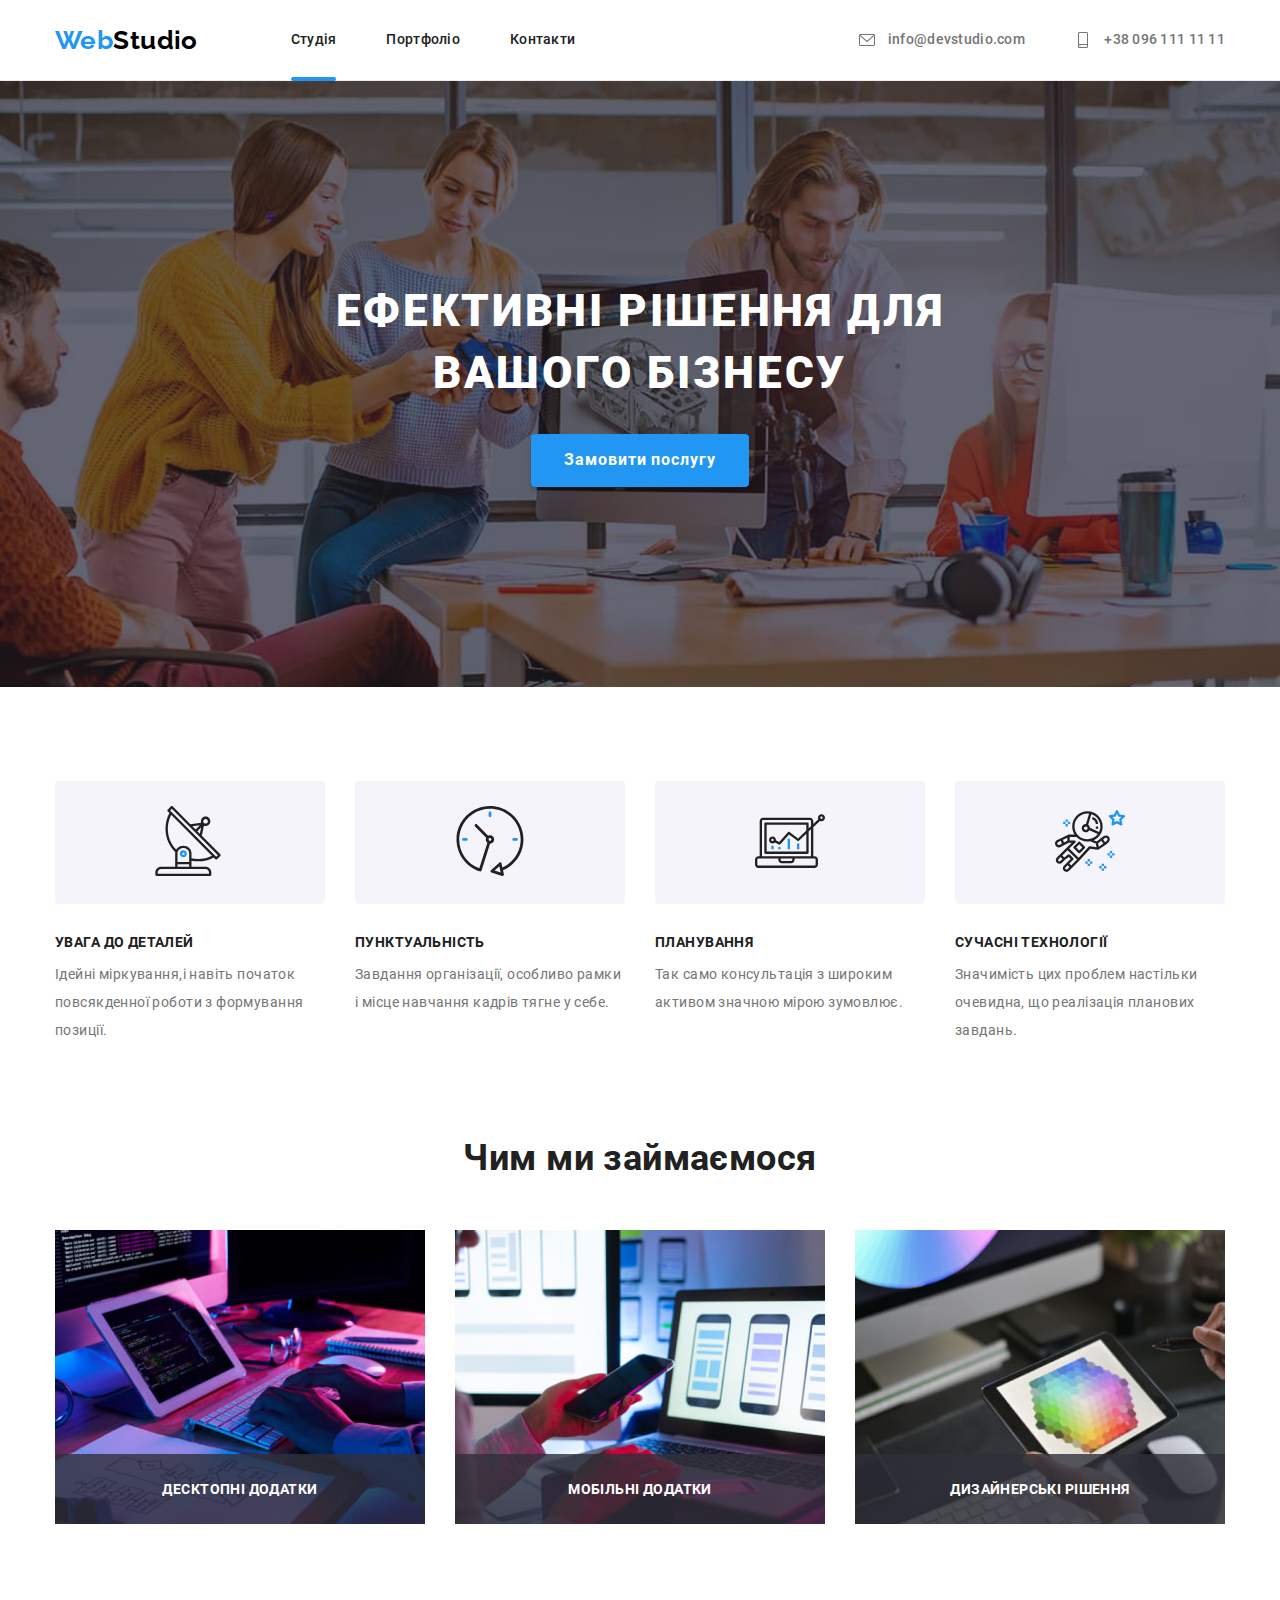
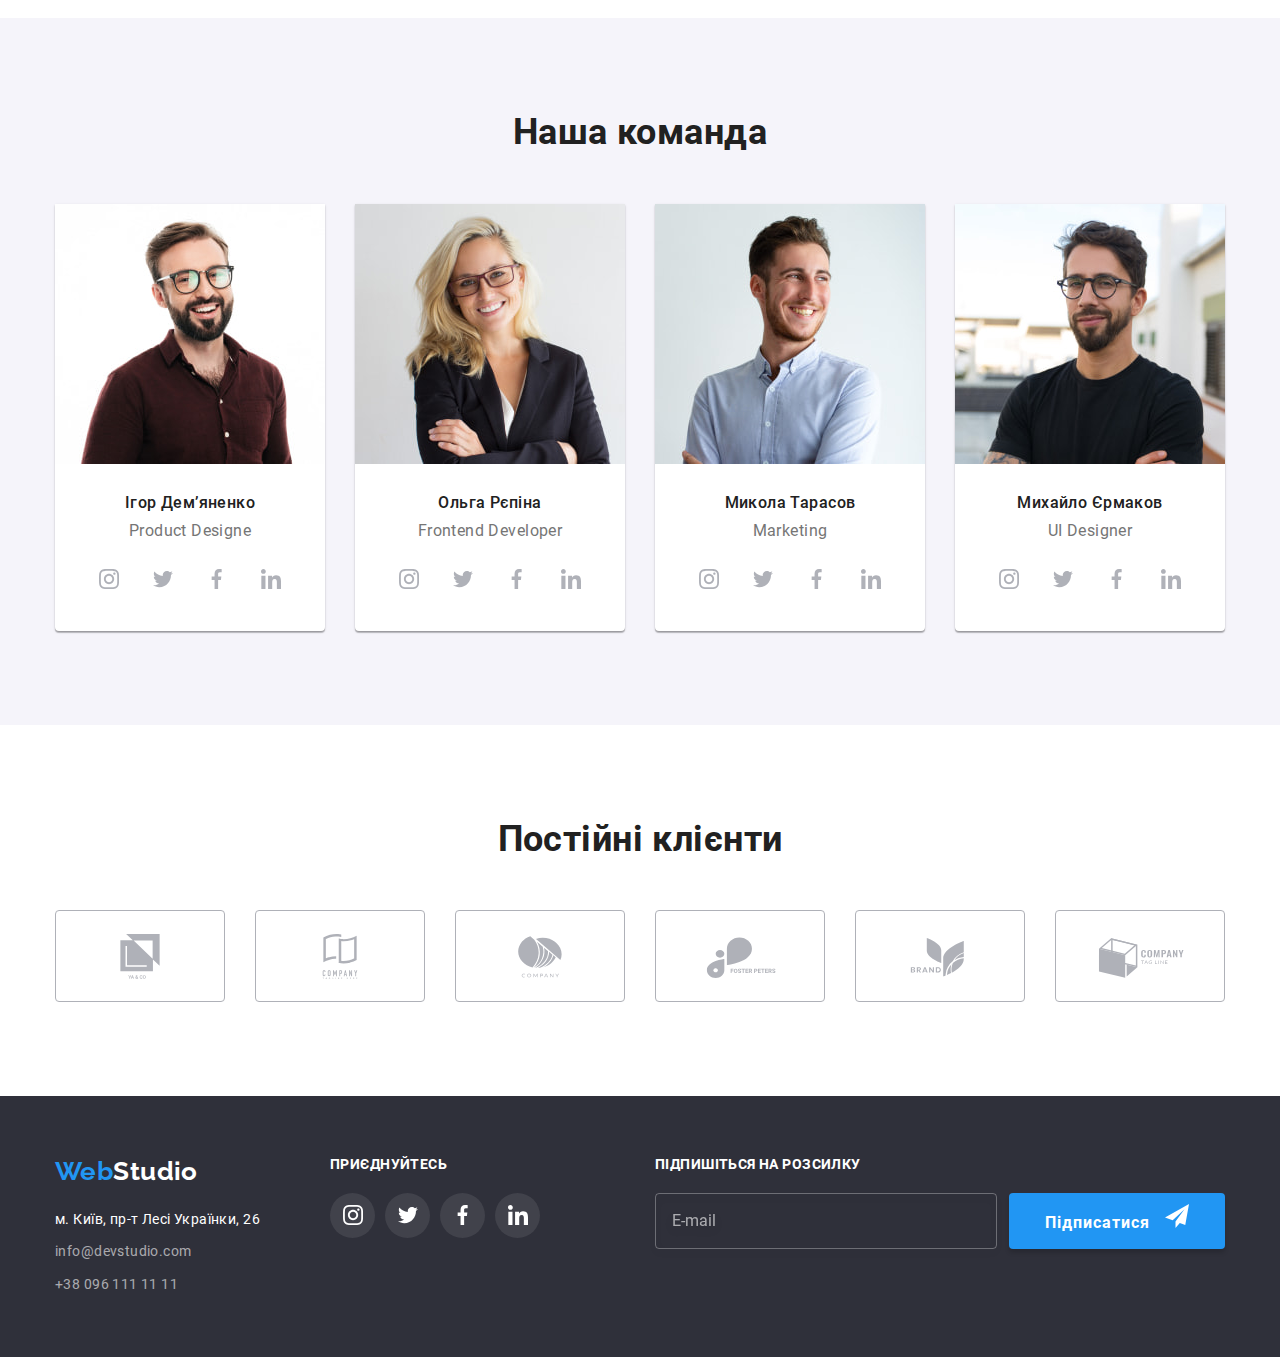
<file: index.html>
<!DOCTYPE html>
<html lang="uk">
  <head>
    <meta charset="UTF-8" />
    <meta http-equiv="X-UA-Compatible" content="IE=edge" />
    <meta name="viewport" content="width=device-width, initial-scale=1.0" />
    <title>Студія</title>

    <!-- SCSS -->
    <link rel="stylesheet" href="./css/main.min.css" />
  </head>

  <body>
    <!-- Header -->
    <header class="page-header">
      <div class="container page-header__container">
        <a class="logo page-header__logo" href="./index.html"><span class="logo--color">Web</span>Studio</a>
        <nav class="main-nav">
          <ul class="list main-nav__list">
            <li class="main-nav__item"><a class="link main-nav__link main-nav__link--current" href="./index.html">Студія</a></li>
            <li class="main-nav__item"><a class="link main-nav__link" href="./portfolio.html">Портфоліо</a></li>
            <li class="main-nav__item"><a class="link main-nav__link" href="#">Контакти</a></li>
          </ul>
        </nav>
        <ul class="list page-header__list">
          <li class="page-header__item">
            <a class="link page-header__link" href="mailto:info@devstudio.com">
              <svg class="page-header__icon">
                <use href="./images/icons.svg#envelope"></use>
              </svg>
              info@devstudio.com</a
            >
          </li>
          <li class="page-header__item">
            <a class="link page-header__link" href="tel:+380961111111">
              <svg class="page-header__icon">
                <use href="./images/icons.svg#smartphone"></use>
              </svg>
              +38 096 111 11 11
            </a>
          </li>
        </ul>
      </div>
    </header>

    <!-- Main-content -->

    <main>
      <!-- Hero -->

      <section class="hero">
        <div class="hero__container">
          <h1 class="hero__title">Ефективні рішення для вашого бізнесу</h1>
          <button type="button" class="btn btn-primary btn--shadow" data-modal-open>Замовити послугу</button>
        </div>

        <!-- modal window -->

        <div class="modal modal--is-hidden" data-modal>
          <div class="modal__container">
            <form class="order-form" action="#" autocomplete="off" method="post">
              <h2 class="title order-form__title">Залиште свої дані, ми вам передзвонимо</h2>
              <ul class="list order-form__list">
                <li class="order-form__item">
                  <input class="order-form__input" type="text" name="user-name" id="user-name" required />
                  <label for="user-name" class="order-form__label">Ім'я</label>
                  <svg class="order-form__icon" width="18" height="18">
                    <use href="./images/icons.svg#icon-form-user"></use>
                  </svg>
                </li>

                <li class="order-form__item">
                  <input class="order-form__input" type="tel" name="user-telephone" id="user-tel" required />
                  <label for="user-tel" class="order-form__label">Телефон</label>
                  <svg class="order-form__icon" width="18" height="18">
                    <use href="./images/icons.svg#icon-form-phone"></use>
                  </svg>
                </li>

                <li class="order-form__item">
                  <input class="order-form__input" type="email" name="user-email" id="user-email" required />
                  <label for="user-email" class="order-form__label">Пошта</label>
                  <svg class="order-form__icon" width="18" height="18">
                    <use href="./images/icons.svg#icon-form-email"></use>
                  </svg>
                </li>

                <li class="order-form__item">
                  <textarea class="order-form__input textarea" name="user-comment" id="user-comment" placeholder="Введіть текст"></textarea>
                  <label class="order-form__label" for="user-comment">Коментар</label>
                </li>
              </ul>

              <div class="checkbox-group">
                <label class="custom-checkbox">
                  <span class="custom-checkbox__check">
                    <input class="custom-checkbox__input visually-hidden" type="checkbox" name="agreement" value="agreed" />
                    <svg class="custom-checkbox__svg" width="16" height="15">
                      <use href="./images/icons.svg#icon-check"></use>
                    </svg>
                  </span>
                  <span>
                    Погоджуюся з розсилкою та приймаю
                    <a href="#" class="custom-checkbox__link">Умови договору</a>
                  </span>
                </label>
              </div>

              <button type="submit" class="btn btn-primary btn--shadow">Відправити</button>
            </form>

            <div class="modal__icon-close" data-modal-close>
              <svg class="modal__svg" width="10" height="10">
                <use href="./images/icons.svg#icon-close"></use>
              </svg>
            </div>
          </div>
        </div>
      </section>

      <!-- Benefits -->

      <section class="section benefits">
        <div class="container">
          <h2 class="visually-hidden">Переваги <span lang="en">Web Studio</span></h2>
          <ul class="list benefits__list">
            <li class="item benefits__item">
              <div class="benefits__thumb">
                <svg class="benefits__icon">
                  <use href="./images/icons.svg#antenna"></use>
                </svg>
              </div>
              <h3 class="title benefits__title">Увага до деталей</h3>
              <p class="text">Ідейні міркування,і навіть початок повсякденної роботи з формування позиції.</p>
            </li>

            <li class="item benefits__item">
              <div class="benefits__thumb">
                <svg class="benefits__icon">
                  <use href="./images/icons.svg#clock"></use>
                </svg>
              </div>
              <h3 class="title benefits__title">Пунктуальність</h3>
              <p class="text">Завдання організації, особливо рамки і місце навчання кадрів тягне у себе.</p>
            </li>

            <li class="item benefits__item">
              <div class="benefits__thumb">
                <svg class="benefits__icon">
                  <use href="./images/icons.svg#diagram"></use>
                </svg>
              </div>
              <h3 class="title benefits__title">Планування</h3>
              <p class="text">Так само консультація з широким активом значною мірою зумовлює.</p>
            </li>

            <li class="item benefits__item">
              <div class="benefits__thumb">
                <svg class="benefits__icon">
                  <use href="./images/icons.svg#astronaut"></use>
                </svg>
              </div>
              <h3 class="title benefits__title">Сучасні технології</h3>
              <p class="text">Значимість цих проблем настільки очевидна, що реалізація планових завдань.</p>
            </li>
          </ul>
        </div>
      </section>

      <!-- What we do -->

      <section class="section what-we-do">
        <div class="container">
          <h2 class="title section-title">Чим ми займаємося</h2>
          <ul class="list what-we-do__list">
            <li class="what-we-do__item">
              <div class="what-we-do__wrapper">
                <a href="#" class="link">
                  <img src="./images/what-we-do-img-1.jpg" alt="Верстання чистого коду" width="370" />
                  <h3 class="what-we-do__title subtitle">Десктопні додатки</h3>
                </a>
              </div>
            </li>

            <li class="what-we-do__item">
              <div class="what-we-do__wrapper">
                <a href="#" class="link">
                  <img src="./images/what-we-do-img-2.jpg" alt="Перевірка продукту на різних девайсах" width="370" />
                  <h3 class="what-we-do__title subtitle">Мобільні додатки</h3>
                </a>
              </div>
            </li>

            <li class="what-we-do__item">
              <div class="what-we-do__wrapper">
                <a href="#" class="link">
                  <img src="./images/what-we-do-img-3.jpg" alt="Перевірка готового продукту на планшеті" width="370" />
                  <h3 class="what-we-do__title subtitle">Дизайнерські рішення</h3>
                </a>
              </div>
            </li>
          </ul>
        </div>
      </section>

      <!-- Our team -->

      <section class="section team">
        <div class="container">
          <h2 class="title section-title">Наша команда</h2>
          <ul class="list team__list">
            <li class="team__item">
              <img src="./images/our-team-product-designe.jpg" alt="Автопортрет" />
              <div class="team__description">
                <h3 class="title team__title">Ігор Демʼяненко</h3>
                <p lang="en" class="team__subtitle">Product Designe</p>
                <ul class="list social">
                  <li>
                    <a href="#" class="link icon-link social__link">
                      <svg class="social-icon">
                        <use href="./images/icons.svg#instagram"></use>
                      </svg>
                    </a>
                  </li>
                  <li>
                    <a href="#" class="link icon-link social__link">
                      <svg class="social-icon">
                        <use href="./images/icons.svg#twitter"></use>
                      </svg>
                    </a>
                  </li>
                  <li>
                    <a href="#" class="link icon-link social__link">
                      <svg class="social-icon">
                        <use href="./images/icons.svg#facebook"></use>
                      </svg>
                    </a>
                  </li>
                  <li>
                    <a href="#" class="link icon-link social__link">
                      <svg class="social-icon">
                        <use href="./images/icons.svg#linkedin"></use>
                      </svg>
                    </a>
                  </li>
                </ul>
              </div>
            </li>

            <li class="team__item">
              <img src="./images/our-team-frontend-developer.jpg" alt="Автопортрет" />
              <div class="team__description">
                <h3 class="title team__title">Ольга Рєпіна</h3>
                <p lang="en" class="team__subtitle">Frontend Developer</p>
                <ul class="list social">
                  <li>
                    <a href="#" class="link icon-link social__link">
                      <svg class="social-icon">
                        <use href="./images/icons.svg#instagram"></use>
                      </svg>
                    </a>
                  </li>
                  <li>
                    <a href="#" class="link icon-link social__link">
                      <svg class="social-icon">
                        <use href="./images/icons.svg#twitter"></use>
                      </svg>
                    </a>
                  </li>
                  <li>
                    <a href="#" class="link icon-link social__link">
                      <svg class="social-icon">
                        <use href="./images/icons.svg#facebook"></use>
                      </svg>
                    </a>
                  </li>
                  <li>
                    <a href="#" class="link icon-link social__link">
                      <svg class="social-icon">
                        <use href="./images/icons.svg#linkedin"></use>
                      </svg>
                    </a>
                  </li>
                </ul>
              </div>
            </li>

            <li class="team__item">
              <img src="./images/our-team-marketing.jpg" alt="Автопортрет" />
              <div class="team__description">
                <h3 class="title team__title">Микола Тарасов</h3>
                <p lang="en" class="team__subtitle">Marketing</p>
                <ul class="list social">
                  <li>
                    <a href="#" class="link icon-link social__link">
                      <svg class="social-icon">
                        <use href="./images/icons.svg#instagram"></use>
                      </svg>
                    </a>
                  </li>
                  <li>
                    <a href="#" class="link icon-link social__link">
                      <svg class="social-icon">
                        <use href="./images/icons.svg#twitter"></use>
                      </svg>
                    </a>
                  </li>
                  <li>
                    <a href="#" class="link icon-link social__link">
                      <svg class="social-icon">
                        <use href="./images/icons.svg#facebook"></use>
                      </svg>
                    </a>
                  </li>
                  <li>
                    <a href="#" class="link icon-link social__link">
                      <svg class="social-icon">
                        <use href="./images/icons.svg#linkedin"></use>
                      </svg>
                    </a>
                  </li>
                </ul>
              </div>
            </li>

            <li class="team__item">
              <img src="./images/our-team-ui-designe.jpg" alt="Автопортрет" />
              <div class="team__description">
                <h3 class="title team__title">Михайло Єрмаков</h3>
                <p lang="en" class="team__subtitle">UI Designer</p>
                <ul class="list social">
                  <li>
                    <a href="#" class="link icon-link social__link">
                      <svg class="social-icon">
                        <use href="./images/icons.svg#instagram"></use>
                      </svg>
                    </a>
                  </li>
                  <li>
                    <a href="#" class="link icon-link social__link">
                      <svg class="social-icon">
                        <use href="./images/icons.svg#twitter"></use>
                      </svg>
                    </a>
                  </li>
                  <li>
                    <a href="#" class="link icon-link social__link">
                      <svg class="social-icon">
                        <use href="./images/icons.svg#facebook"></use>
                      </svg>
                    </a>
                  </li>
                  <li>
                    <a href="#" class="link icon-link social__link">
                      <svg class="social-icon">
                        <use href="./images/icons.svg#linkedin"></use>
                      </svg>
                    </a>
                  </li>
                </ul>
              </div>
            </li>
          </ul>
        </div>
      </section>

      <!-- Regular customers -->

      <section class="section customers">
        <div class="container">
          <h2 class="title section-title">Постійні клієнти</h2>
          <ul class="list customers__list">
            <li class="customers__item">
              <a href="#" class="link icon-link customers__link">
                <svg class="customers__icon">
                  <use href="./images/icons.svg#company-1"></use>
                </svg>
              </a>
            </li>

            <li class="customers__item">
              <a href="#" class="link icon-link customers__link">
                <svg class="customers__icon">
                  <use href="./images/icons.svg#company-2"></use>
                </svg>
              </a>
            </li>

            <li class="customers__item">
              <a href="#" class="link icon-link customers__link">
                <svg class="customers__icon">
                  <use href="./images/icons.svg#company-3"></use>
                </svg>
              </a>
            </li>

            <li class="customers__item">
              <a href="#" class="link icon-link customers__link">
                <svg class="customers__icon">
                  <use href="./images/icons.svg#company-4"></use>
                </svg>
              </a>
            </li>

            <li class="customers__item">
              <a href="#" class="link icon-link customers__link">
                <svg class="customers__icon">
                  <use href="./images/icons.svg#company-5"></use>
                </svg>
              </a>
            </li>

            <li class="customers__item">
              <a href="#" class="link icon-link customers__link">
                <svg class="customers__icon">
                  <use href="./images/icons.svg#company-6"></use>
                </svg>
              </a>
            </li>
          </ul>
        </div>
      </section>

      <!-- Footer -->

      <footer class="page-footer">
        <div class="container">
          <ul class="list page-footer__list">
            <li class="page-footer__item">
              <a href="./index.html" class="logo page-footer__logo"><span class="logo--color">Web</span>Studio</a>
              <address class="address">
                <ul class="list">
                  <li class="address__item">
                    <a href="https://goo.gl/maps/XzQVGZPJ3VifKMzWA" class="link page-footer__link--inverse address__link">м. Київ, пр-т Лесі Українки, 26</a>
                  </li>
                  <li class="address__item">
                    <a href="mailto:info@devstudio.com" class="link page-footer__link--inverse">info@devstudio.com</a>
                  </li>
                  <li class="address__item">
                    <a href="tel:+380961111111" class="link page-footer__link--inverse">+38 096 111 11 11</a>
                  </li>
                </ul>
              </address>
            </li>

            <li class="page-footer__item">
              <h2 class="subtitle page-footer__title">Приєднуйтесь</h2>
              <ul class="list social-footer-list">
                <li class="item">
                  <a href="#" class="link icon-link page-footer__link--inverse social-footer-list__link">
                    <svg class="social-icon social-footer-list__icon">
                      <use href="./images/icons.svg#instagram"></use>
                    </svg>
                  </a>
                </li>
                <li class="item">
                  <a href="#" class="link page-footer__link--inverse icon-link social-footer-list__link">
                    <svg class="social-icon social-footer-list__icon">
                      <use href="./images/icons.svg#twitter"></use>
                    </svg>
                  </a>
                </li>
                <li class="item">
                  <a href="#" class="link page-footer__link--inverse icon-link social-footer-list__link">
                    <svg class="social-icon social-footer-list__icon">
                      <use href="./images/icons.svg#facebook"></use>
                    </svg>
                  </a>
                </li>
                <li class="item">
                  <a href="#" class="link page-footer__link--inverse icon-link social-footer-list__link">
                    <svg class="social-icon social-footer-list__icon">
                      <use href="./images/icons.svg#linkedin"></use>
                    </svg>
                  </a>
                </li>
              </ul>
            </li>

            <li class="page-footer__item">
              <h2 class="subtitle page-footer__title">Підпишіться на розсилку</h2>
              <form class="subscribe" action="#" autocomplete="off" method="post">
                <label for="subscribe-input" class="subscribe__labe visually-hidden">Пошта</label>
                <input class="subscribe__input" type="email" name="user-email" id="subscribe-input" required placeholder="E-mail" />
                <button type="submit" class="btn btn-primary subscribe_btn btn--shadow">
                  Підписатися
                  <svg class="subscribe-icon" width="24" height="24">
                    <use href="./images/icons.svg#icon-send"></use>
                  </svg>
                </button>
              </form>
            </li>
          </ul>
        </div>
      </footer>
    </main>

    <script src="./js/modal.js"></script>
  </body>
</html>
</file>
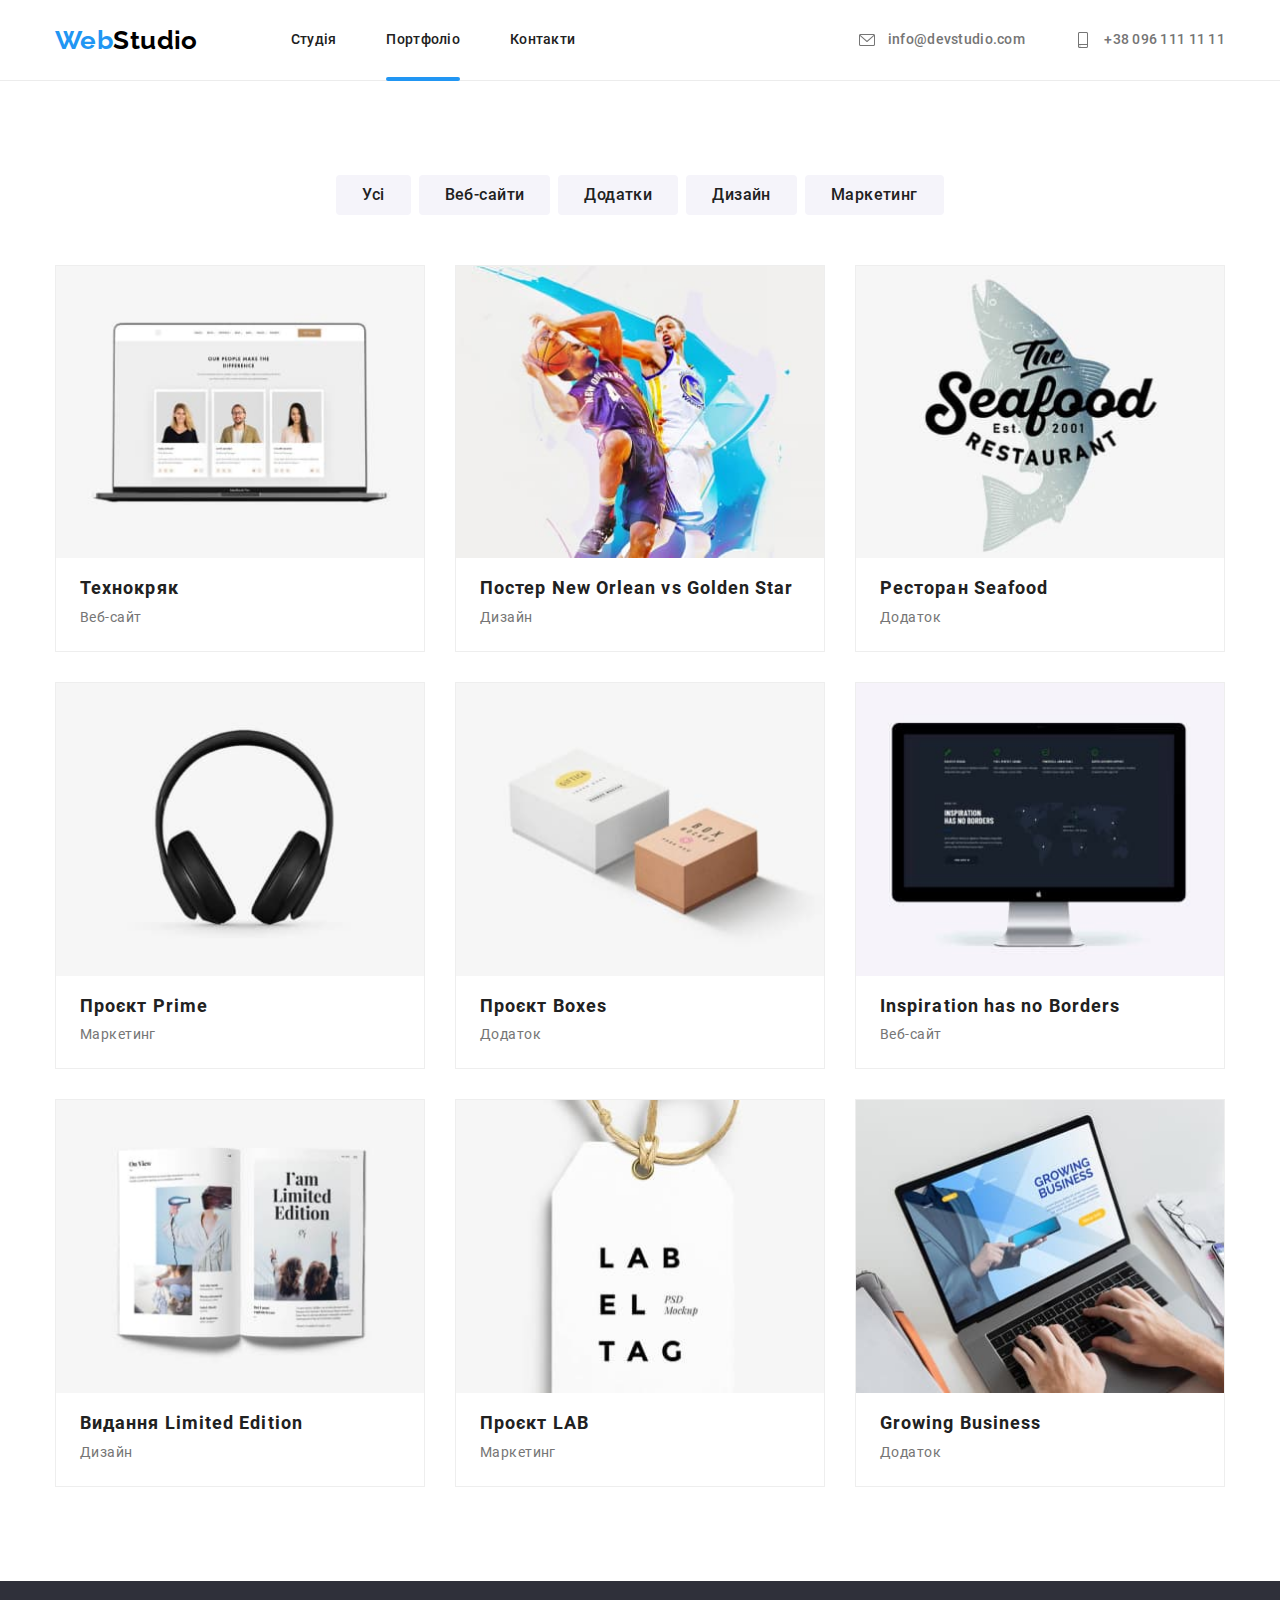
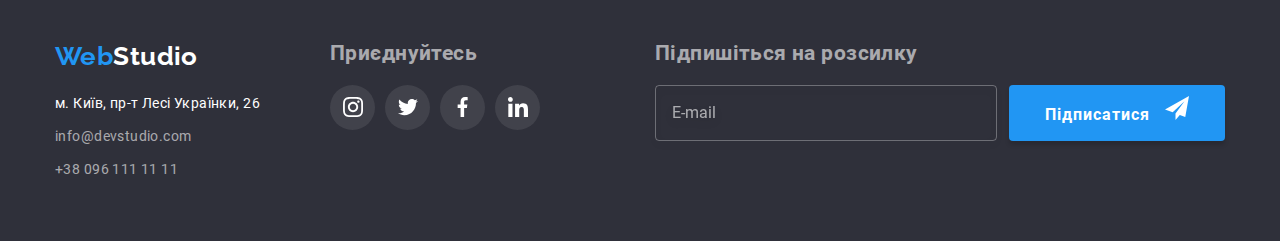
<file: portfolio.html>
<!DOCTYPE html>
<html lang="uk">
  <head>
    <meta charset="UTF-8" />
    <meta http-equiv="X-UA-Compatible" content="IE=edge" />
    <meta name="viewport" content="width=device-width, initial-scale=1.0" />
    <title>Портфоліо</title>

    <!-- SCSS -->
    <link rel="stylesheet" href="./css/main.min.css" />
  </head>

  <body>
    <!-- Header -->
    <header class="page-header">
      <div class="container page-header__container">
        <a class="logo page-header__logo" href="./index.html"><span class="logo--color">Web</span>Studio</a>
        <nav class="main-nav">
          <ul class="list main-nav__list">
            <li class="main-nav__item"><a class="link main-nav__link" href="./index.html">Студія</a></li>
            <li class="main-nav__item"><a class="link main-nav__link main-nav__link--current" href="./portfolio.html">Портфоліо</a></li>
            <li class="main-nav__item"><a class="link main-nav__link" href="#">Контакти</a></li>
          </ul>
        </nav>
        <ul class="list page-header__list">
          <li class="page-header__item">
            <a class="link page-header__link" href="mailto:info@devstudio.com">
              <svg class="page-header__icon">
                <use href="./images/icons.svg#envelope"></use>
              </svg>
              info@devstudio.com</a
            >
          </li>
          <li class="page-header__item">
            <a class="link page-header__link" href="tel:+380961111111">
              <svg class="page-header__icon">
                <use href="./images/icons.svg#smartphone"></use>
              </svg>
              +38 096 111 11 11
            </a>
          </li>
        </ul>
      </div>
    </header>

    <!-- Main-content -->

    <main>
      <section class="section works">
        <div class="container">
          <h1 class="visually-hidden">Портфоліо</h1>

          <!-- tabs -->
          <ul class="list tabs">
            <li class="tabs__item">
              <button class="btn tabs__btn" type="button">Усі</button>
            </li>

            <li class="tabs__item">
              <button class="btn tabs__btn" type="button">Веб-сайти</button>
            </li>

            <li class="tabs__item">
              <button class="btn tabs__btn" type="button">Додатки</button>
            </li>

            <li class="tabs__item">
              <button class="btn tabs__btn" type="button">Дизайн</button>
            </li>

            <li class="tabs__item">
              <button class="btn tabs__btn" type="button">Маркетинг</button>
            </li>
          </ul>

          <!-- Cards -->

          <ul class="list works__list">
            <li class="item card">
              <div class="card__wrapper">
                <img src="./images/portfolio-technohack.jpg" alt="Вебсайт Технокряк" width="370" />
                <div class="card__drawer">
                  <p class="card__drawer-content">
                    Ресурс пропонує комплексні пропозиції з різним рівнем функціоналу та сервісів. Все це дозволить відвідувачу отримати вичерпні відомості про
                    компанію чи приватну особу.
                  </p>
                </div>
              </div>
              <div class="card__body">
                <h2 class="title card__title">Технокряк</h2>
                <p class="card__subtitle">Веб-сайт</p>
              </div>
            </li>

            <li class="item card">
              <div class="card__wrapper">
                <img src="./images/portfolio-poster-new-orlean.jpg" alt="Постер до гри Нового Орлеану проти Золотої Зірки" width="370" />
                <div class="card__drawer">
                  <p class="card__drawer-content">
                    Ресурс пропонує комплексні пропозиції з різним рівнем функціоналу та сервісів. Все це дозволить відвідувачу отримати вичерпні відомості про
                    компанію чи приватну особу.
                  </p>
                </div>
              </div>
              <div class="card__body">
                <h2 class="title card__title">Постер <span lang="en">New Orlean vs Golden Star</span></h2>
                <p class="card__subtitle">Дизайн</p>
              </div>
            </li>

            <li class="item card">
              <div class="card__wrapper">
                <img src="./images/portfolio-seefood-restaurant.jpg" alt="Додаток до ресторану морської їжі" width="370" />
                <div class="card__drawer">
                  <p class="card__drawer-content">
                    Ресурс пропонує комплексні пропозиції з різним рівнем функціоналу та сервісів. Все це дозволить відвідувачу отримати вичерпні відомості про
                    компанію чи приватну особу.
                  </p>
                </div>
              </div>
              <div class="card__body">
                <h2 class="title card__title">Ресторан <span lang="en">Seafood</span></h2>
                <p class="card__subtitle">Додаток</p>
              </div>
            </li>

            <li class="item card">
              <div class="card__wrapper">
                <img src="./images/portfolio-project-prime.jpg" alt="Проєкт Прайм" width="370" />
                <div class="card__drawer">
                  <p class="card__drawer-content">
                    Ресурс пропонує комплексні пропозиції з різним рівнем функціоналу та сервісів. Все це дозволить відвідувачу отримати вичерпні відомості про
                    компанію чи приватну особу.
                  </p>
                </div>
              </div>
              <div class="card__body">
                <h2 class="title card__title">Проєкт <span lang="en">Prime</span></h2>
                <p class="card__subtitle">Маркетинг</p>
              </div>
            </li>

            <li class="item card">
              <div class="card__wrapper">
                <img src="./images/portfolio-add-boxes.jpg" alt="Проєкт Коробки" width="370" />
                <div class="card__drawer">
                  <p class="card__drawer-content">
                    Ресурс пропонує комплексні пропозиції з різним рівнем функціоналу та сервісів. Все це дозволить відвідувачу отримати вичерпні відомості про
                    компанію чи приватну особу.
                  </p>
                </div>
              </div>
              <div class="card__body">
                <h2 class="title card__title">Проєкт <span lang="en">Boxes</span></h2>
                <p class="card__subtitle">Додаток</p>
              </div>
            </li>

            <li class="item card">
              <div class="card__wrapper">
                <img src="./images/portfolio-inspiration.jpg" alt="Проєкт Коробки" width="370" />
                <div class="card__drawer">
                  <p class="card__drawer-content">
                    Ресурс пропонує комплексні пропозиції з різним рівнем функціоналу та сервісів. Все це дозволить відвідувачу отримати вичерпні відомості про
                    компанію чи приватну особу.
                  </p>
                </div>
              </div>
              <div class="card__body">
                <h2 class="title card__title" lang="en">Inspiration has no Borders</h2>
                <p class="card__subtitle">Веб-сайт</p>
              </div>
            </li>

            <li class="item card">
              <div class="card__wrapper">
                <img src="./images/portfolio-edition.jpg" alt="Проєкт Коробки" width="370" />
                <div class="card__drawer">
                  <p class="card__drawer-content">
                    Ресурс пропонує комплексні пропозиції з різним рівнем функціоналу та сервісів. Все це дозволить відвідувачу отримати вичерпні відомості про
                    компанію чи приватну особу.
                  </p>
                </div>
              </div>
              <div class="card__body">
                <h2 class="title card__title">Видання <span lang="en">Limited Edition</span></h2>
                <p class="card__subtitle">Дизайн</p>
              </div>
            </li>

            <li class="item card">
              <div class="card__wrapper">
                <img src="./images/portfolio-lab.jpg" alt="Проєкт Коробки" width="370" />
                <div class="card__drawer">
                  <p class="card__drawer-content">
                    Ресурс пропонує комплексні пропозиції з різним рівнем функціоналу та сервісів. Все це дозволить відвідувачу отримати вичерпні відомості про
                    компанію чи приватну особу.
                  </p>
                </div>
              </div>
              <div class="card__body">
                <h2 class="title card__title">Проєкт <span lang="en">LAB</span></h2>
                <p class="card__subtitle">Маркетинг</p>
              </div>
            </li>

            <li class="item card">
              <div class="card__wrapper">
                <img src="./images/portfolio-growing-business.jpg" alt="Проєкт Коробки" width="370" />
                <div class="card__drawer">
                  <p class="card__drawer-content">
                    Ресурс пропонує комплексні пропозиції з різним рівнем функціоналу та сервісів. Все це дозволить відвідувачу отримати вичерпні відомості про
                    компанію чи приватну особу.
                  </p>
                </div>
              </div>
              <div class="card__body">
                <h2 class="title card__title" lang="en">Growing Business</h2>
                <p class="card__subtitle">Додаток</p>
              </div>
            </li>
          </ul>
        </div>
      </section>
    </main>

    <!-- Footer -->

    <footer class="page-footer">
      <div class="container">
        <ul class="list page-footer__list">
          <li class="page-footer__item">
            <a href="./index.html" class="logo page-footer__logo"><span class="logo--color">Web</span>Studio</a>
            <address class="address">
              <ul class="list">
                <li class="address__item">
                  <a href="https://goo.gl/maps/XzQVGZPJ3VifKMzWA" class="link page-footer__link--inverse address__link">м. Київ, пр-т Лесі Українки, 26</a>
                </li>
                <li class="address__item">
                  <a href="mailto:info@devstudio.com" class="link page-footer__link--inverse">info@devstudio.com</a>
                </li>
                <li class="address__item">
                  <a href="tel:+380961111111" class="link page-footer__link--inverse">+38 096 111 11 11</a>
                </li>
              </ul>
            </address>
          </li>

          <li class="page-footer__item">
            <h2 class="page-footer__title">Приєднуйтесь</h2>
            <ul class="list social-footer-list">
              <li class="item">
                <a href="#" class="link icon-link page-footer__link--inverse social-footer-list__link">
                  <svg class="social-icon social-footer-list__icon">
                    <use href="./images/icons.svg#instagram"></use>
                  </svg>
                </a>
              </li>
              <li class="item">
                <a href="#" class="link page-footer__link--inverse icon-link social-footer-list__link">
                  <svg class="social-icon social-footer-list__icon">
                    <use href="./images/icons.svg#twitter"></use>
                  </svg>
                </a>
              </li>
              <li class="item">
                <a href="#" class="link page-footer__link--inverse icon-link social-footer-list__link">
                  <svg class="social-icon social-footer-list__icon">
                    <use href="./images/icons.svg#facebook"></use>
                  </svg>
                </a>
              </li>
              <li class="item">
                <a href="#" class="link page-footer__link--inverse icon-link social-footer-list__link">
                  <svg class="social-icon social-footer-list__icon">
                    <use href="./images/icons.svg#linkedin"></use>
                  </svg>
                </a>
              </li>
            </ul>
          </li>

          <li class="page-footer__item">
            <h2 class="page-footer__title">Підпишіться на розсилку</h2>
            <form class="subscribe" action="#" autocomplete="off" method="post">
              <label for="subscribe-input" class="subscribe__labe visually-hidden">Пошта</label>
              <input class="subscribe__input" type="email" name="user-email" id="subscribe-input" required placeholder="E-mail" />
              <button type="submit" class="btn btn-primary subscribe_btn btn--shadow">
                Підписатися
                <svg class="subscribe-icon" width="24" height="24">
                  <use href="./images/icons.svg#icon-send"></use>
                </svg>
              </button>
            </form>
          </li>
        </ul>
      </div>
    </footer>
  </body>
</html>
</file>
<file: css/main.min.css>
@font-face{font-family:"Raleway";font-style:normal;font-weight:400;src:url("../fonts/raleway-v28-latin_cyrillic-regular.eot");src:local(""),url("../fonts/raleway-v28-latin_cyrillic-regular.woff2") format("woff2"),url("../fonts/raleway-v28-latin_cyrillic-regular.woff") format("woff"),url("../fonts/raleway-v28-latin_cyrillic-regular.ttf") format("truetype")}@font-face{font-family:"Raleway";font-style:normal;font-weight:700;src:url("../fonts/raleway-v28-latin_cyrillic-700.eot");src:local(""),url("../fonts/raleway-v28-latin_cyrillic-700.woff2") format("woff2"),url("../fonts/raleway-v28-latin_cyrillic-700.woff") format("woff"),url("../fonts/raleway-v28-latin_cyrillic-700.ttf") format("truetype")}@font-face{font-family:"Roboto";font-style:normal;font-weight:400;src:url("../fonts/roboto-v30-latin_cyrillic-regular.eot");src:local(""),url("../fonts/roboto-v30-latin_cyrillic-regular.woff2") format("woff2"),url("../fonts/roboto-v30-latin_cyrillic-regular.woff") format("woff"),url("../fonts/roboto-v30-latin_cyrillic-regular.ttf") format("truetype")}@font-face{font-family:"Roboto";font-style:normal;font-weight:500;src:url("../fonts/roboto-v30-latin_cyrillic-500.eot");src:local(""),url("../fonts/roboto-v30-latin_cyrillic-500.woff2") format("woff2"),url("../fonts/roboto-v30-latin_cyrillic-500.woff") format("woff"),url("../fonts/roboto-v30-latin_cyrillic-500.ttf") format("truetype")}@font-face{font-family:"Roboto";font-style:normal;font-weight:700;src:url("../fonts/roboto-v30-latin_cyrillic-700.eot");src:local(""),url("../fonts/roboto-v30-latin_cyrillic-700.woff2") format("woff2"),url("../fonts/roboto-v30-latin_cyrillic-700.woff") format("woff"),url("../fonts/roboto-v30-latin_cyrillic-700.ttf") format("truetype")}@font-face{font-family:"Roboto";font-style:normal;font-weight:900;src:url("../fonts/roboto-v30-latin_cyrillic-900.eot");src:local(""),url("../fonts/roboto-v30-latin_cyrillic-900.woff2") format("woff2"),url("../fonts/roboto-v30-latin_cyrillic-900.woff") format("woff"),url("../fonts/roboto-v30-latin_cyrillic-900.ttf") format("truetype")}*,::before,::after{-webkit-box-sizing:border-box;box-sizing:border-box}html{line-height:1.15;-webkit-text-size-adjust:100%;-moz-tab-size:4;-o-tab-size:4;tab-size:4}body{margin:0;font-family:system-ui,-apple-system,"Segoe UI",Roboto,Helvetica,Arial,sans-serif,"Apple Color Emoji","Segoe UI Emoji"}hr{height:0;color:inherit}abbr[title]{-webkit-text-decoration:underline dotted;text-decoration:underline dotted}b,strong{font-weight:bolder}code,kbd,samp,pre{font-family:ui-monospace,SFMono-Regular,Consolas,"Liberation Mono",Menlo,monospace;font-size:1em}small{font-size:80%}sub,sup{font-size:75%;line-height:0;position:relative;vertical-align:baseline}sub{bottom:-0.25em}sup{top:-0.5em}table{text-indent:0;border-color:inherit}button,input,optgroup,select,textarea{font-family:inherit;font-size:100%;line-height:1.15;margin:0}button,select{text-transform:none}button,[type=button],[type=reset],[type=submit]{-webkit-appearance:button}::-moz-focus-inner{border-style:none;padding:0}:-moz-focusring{outline:1px dotted ButtonText}:-moz-ui-invalid{box-shadow:none}legend{padding:0}progress{vertical-align:baseline}::-webkit-inner-spin-button,::-webkit-outer-spin-button{height:auto}[type=search]{-webkit-appearance:textfield;outline-offset:-2px}::-webkit-search-decoration{-webkit-appearance:none}::-webkit-file-upload-button{-webkit-appearance:button;font:inherit}summary{display:list-item}.main-nav__list,.page-header__list{display:-webkit-box;display:-ms-flexbox;display:flex;letter-spacing:.02em;line-height:1.14}.main-nav__item:not(:last-child),.page-header__item:not(:last-child){margin-right:50px}.main-nav__link,.page-header__link{position:relative;display:block;padding-top:32px;padding-bottom:32px}.visually-hidden{position:absolute;white-space:nowrap;width:1px;height:1px;overflow:hidden;border:0;padding:0;clip:rect(0 0 0 0);-webkit-clip-path:inset(50%);clip-path:inset(50%);margin:-1px}.container{max-width:1200px;margin:0 auto;padding-left:15px;padding-right:15px}.btn{font-family:inherit;font-size:16px;color:#fff;background-color:#2196f3;border:1px solid rgba(0,0,0,0);border-radius:4px;cursor:pointer;-webkit-transition:color 250ms cubic-bezier(0.4, 0, 0.2, 1),background-color 250ms cubic-bezier(0.4, 0, 0.2, 1),-webkit-box-shadow 250ms cubic-bezier(0.4, 0, 0.2, 1);transition:color 250ms cubic-bezier(0.4, 0, 0.2, 1),background-color 250ms cubic-bezier(0.4, 0, 0.2, 1),-webkit-box-shadow 250ms cubic-bezier(0.4, 0, 0.2, 1);transition:color 250ms cubic-bezier(0.4, 0, 0.2, 1),background-color 250ms cubic-bezier(0.4, 0, 0.2, 1),box-shadow 250ms cubic-bezier(0.4, 0, 0.2, 1);transition:color 250ms cubic-bezier(0.4, 0, 0.2, 1),background-color 250ms cubic-bezier(0.4, 0, 0.2, 1),box-shadow 250ms cubic-bezier(0.4, 0, 0.2, 1),-webkit-box-shadow 250ms cubic-bezier(0.4, 0, 0.2, 1)}.btn:hover,.btn:focus{background-color:#188ce8}.btn-primary{min-width:216px;font-weight:700;line-height:1.9;letter-spacing:.06em;padding:10px 32px}.btn--shadow{-webkit-box-shadow:0px 4px 4px rgba(0,0,0,.15);box-shadow:0px 4px 4px rgba(0,0,0,.15)}.modal__container .btn{display:block;margin:0 auto}.logo{font-family:"Raleway";font-size:26px;font-weight:700;line-height:1.2;text-decoration:none;color:#000}.logo--color{color:#2196f3}.order-form__title{margin-bottom:30px;font-size:20px;text-align:center}.order-form__list{margin-bottom:20px}.order-form__item{position:relative;display:block;font-size:12px;letter-spacing:.01em}.order-form__item:not(:last-child){margin-bottom:28px}.order-form__label{position:absolute;top:-16px;left:0}.order-form__input{width:100%;padding:12px 12px 12px 42px;color:#212121;border:1px solid rgba(33,33,33,.2);border-radius:4px;cursor:pointer;-webkit-transition:border 250ms cubic-bezier(0.4, 0, 0.2, 1);transition:border 250ms cubic-bezier(0.4, 0, 0.2, 1)}.order-form__input::-webkit-input-placeholder{color:rgba(117,117,117,.5)}.order-form__input::-moz-placeholder{color:rgba(117,117,117,.5)}.order-form__input:-ms-input-placeholder{color:rgba(117,117,117,.5)}.order-form__input::-ms-input-placeholder{color:rgba(117,117,117,.5)}.order-form__input::placeholder{color:rgba(117,117,117,.5)}.order-form__input:focus,.order-form__input:hover{outline:none;border:1px solid #2196f3}.order-form__icon{position:absolute;top:50%;left:15px;fill:#212121;-webkit-transform:translateY(-50%);transform:translateY(-50%)}.order-form__input:hover~.order-form__icon,.order-form__input:focus~.order-form__icon{fill:#2196f3;-webkit-transition:fill 250ms cubic-bezier(0.4, 0, 0.2, 1);transition:fill 250ms cubic-bezier(0.4, 0, 0.2, 1)}.subscribe{display:-webkit-box;display:-ms-flexbox;display:flex;min-width:570px}.subscribe__input{width:100%;margin-right:12px;padding:15px 16px;font-size:16px;line-height:1.25;color:#fff;background-color:rgba(0,0,0,0);-webkit-filter:drop-shadow(0px 4px 4px rgba(0, 0, 0, 0.15));filter:drop-shadow(0px 4px 4px rgba(0, 0, 0, 0.15));border:1px solid rgba(255,255,255,.3);border-radius:4px}.subscribe__input:hover{cursor:pointer}.subscribe__input::-webkit-input-placeholder{color:rgba(255,255,255,.6)}.subscribe__input::-moz-placeholder{color:rgba(255,255,255,.6)}.subscribe__input:-ms-input-placeholder{color:rgba(255,255,255,.6)}.subscribe__input::-ms-input-placeholder{color:rgba(255,255,255,.6)}.subscribe__input::placeholder{color:rgba(255,255,255,.6)}.subscribe-btn{display:-webkit-inline-box;display:-ms-inline-flexbox;display:inline-flex;-webkit-box-align:center;-ms-flex-align:center;align-items:center;min-width:auto}.subscribe-icon{margin-left:10px}.custom-checkbox{display:-webkit-inline-box;display:-ms-inline-flexbox;display:inline-flex;-webkit-box-align:center;-ms-flex-align:center;align-items:center;-webkit-user-select:none;-moz-user-select:none;-ms-user-select:none;user-select:none}.custom-checkbox__check{display:-webkit-inline-box;display:-ms-inline-flexbox;display:inline-flex;margin-right:9px;cursor:pointer}.custom-checkbox__svg{fill:none;border:2px solid #212121;border-radius:2px;-webkit-transition:background-color 250ms cubic-bezier(0.4, 0, 0.2, 1);transition:background-color 250ms cubic-bezier(0.4, 0, 0.2, 1)}.custom-checkbox__input:focus+.custom-checkbox__svg,.custom-checkbox__input:hover+.custom-checkbox__svg{outline:1px solid #2196f3}.custom-checkbox__input:checked+.custom-checkbox__svg{border:none;background-color:#2196f3}.custom-checkbox__link{text-decoration:underline;color:#2196f3}.social{display:-webkit-box;display:-ms-flexbox;display:flex;-webkit-box-pack:center;-ms-flex-pack:center;justify-content:center;gap:10px;-ms-flex-wrap:wrap;flex-wrap:wrap}.social__link{width:44px;height:44px;border-radius:50%;background-color:rgba(0,0,0,0)}.social__link:hover,.social__link:focus{background-color:#2196f3}.social__link:hover .social-icon,.social__link:focus .social-icon{fill:#fff}.social-icon{width:20px;height:20px;fill:inherit;-webkit-transition:fill 250ms cubic-bezier(0.4, 0, 0.2, 1);transition:fill 250ms cubic-bezier(0.4, 0, 0.2, 1)}.social-footer-list{display:-webkit-box;display:-ms-flexbox;display:flex;gap:10px}.social-footer-list__link{width:45px;height:45px;background-color:rgba(225,225,225,.1);border-radius:50%}.social-footer-list__link:hover,.social-footer-list__link:focus{background-color:#2196f3}.social-footer-list__icon{fill:#fff}.tabs{display:-webkit-box;display:-ms-flexbox;display:flex;-webkit-box-pack:center;-ms-flex-pack:center;justify-content:center;margin-bottom:50px}.tabs__btn{font-weight:500;line-height:1.6;letter-spacing:inherit;color:#212121;background-color:#f5f4fa;padding:6px 25px}.tabs__btn:hover,.tabs__btn:focus{color:#fff;background-color:#2196f3;-webkit-box-shadow:0px 3px 1px rgba(0,0,0,.1),0px 1px 2px rgba(0,0,0,.08),0px 2px 2px rgba(0,0,0,.12);box-shadow:0px 3px 1px rgba(0,0,0,.1),0px 1px 2px rgba(0,0,0,.08),0px 2px 2px rgba(0,0,0,.12)}.tabs__item:not(:last-child){margin-right:8px}.card{margin-right:30px;margin-bottom:30px;max-width:370px;border:1px solid #eee;-webkit-transition:-webkit-box-shadow 250ms cubic-bezier(0.4, 0, 0.2, 1);transition:-webkit-box-shadow 250ms cubic-bezier(0.4, 0, 0.2, 1);transition:box-shadow 250ms cubic-bezier(0.4, 0, 0.2, 1);transition:box-shadow 250ms cubic-bezier(0.4, 0, 0.2, 1), -webkit-box-shadow 250ms cubic-bezier(0.4, 0, 0.2, 1)}.card:hover,.card:focus{-webkit-box-shadow:0px 1px 1px rgba(0,0,0,.12),0px 4px 4px rgba(0,0,0,.06),1px 4px 6px rgba(0,0,0,.16);box-shadow:0px 1px 1px rgba(0,0,0,.12),0px 4px 4px rgba(0,0,0,.06),1px 4px 6px rgba(0,0,0,.16)}.card__body{padding:20px 24px}.card__title{margin-bottom:4px;font-size:18px;line-height:2;letter-spacing:.06em}.card:nth-child(3n){margin-right:0}.card:nth-last-child(-n+3){margin-bottom:0}.card__subtitle{line-height:2}.card__wrapper{position:relative;overflow:hidden}.card__drawer{position:absolute;top:0;left:0;bottom:0;right:0;background-color:rgba(33,150,243,.9);-webkit-transform:translateY(101%);transform:translateY(101%);-webkit-transition:-webkit-transform 250ms cubic-bezier(0.4, 0, 0.2, 1);transition:-webkit-transform 250ms cubic-bezier(0.4, 0, 0.2, 1);transition:transform 250ms cubic-bezier(0.4, 0, 0.2, 1);transition:transform 250ms cubic-bezier(0.4, 0, 0.2, 1), -webkit-transform 250ms cubic-bezier(0.4, 0, 0.2, 1)}.card__drawer-content{position:absolute;top:50%;padding:0 24px;font-size:18px;line-height:1.6;color:#fff;-webkit-transform:translateY(-50%);transform:translateY(-50%)}.card:hover .card__drawer,.card:focus .card__drawer{-webkit-transform:translateY(0);transform:translateY(0)}.page-header{border-bottom:1px solid #ececec}.page-header__container{display:-webkit-box;display:-ms-flexbox;display:flex;-webkit-box-align:center;-ms-flex-align:center;align-items:center}.page-header__logo{margin-right:93px}.page-header__list{margin-left:auto;font-weight:500}.page-header__link:hover,.page-header__link:focus{color:#2196f3}.page-header__icon{margin-right:10px;vertical-align:middle;width:16px;height:16px;fill:currentColor}.main-nav{font-weight:500;color:#212121}.main-nav__link:hover,.main-nav__link:focus{color:#2196f3}.main-nav__link::after{content:"";position:absolute;left:0;bottom:-1px;height:4px;width:100%;background-color:#2196f3;border-radius:2px;-webkit-transform:scaleX(0);transform:scaleX(0);-webkit-transform-origin:left center;transform-origin:left center;-webkit-transition:-webkit-transform 250ms cubic-bezier(0.4, 0, 0.2, 1);transition:-webkit-transform 250ms cubic-bezier(0.4, 0, 0.2, 1);transition:transform 250ms cubic-bezier(0.4, 0, 0.2, 1);transition:transform 250ms cubic-bezier(0.4, 0, 0.2, 1), -webkit-transform 250ms cubic-bezier(0.4, 0, 0.2, 1)}.main-nav__link:hover::after,.main-nav__link:focus::after{-webkit-transform:scaleX(1);transform:scaleX(1)}.main-nav__link--current{color:#2196f3}.main-nav__link--current::after{-webkit-transform:none;transform:none;-webkit-transition:none;transition:none}.hero{max-width:1600px;margin:0 auto;padding:200px 0;background-color:#c4c4c4;background-image:-webkit-gradient(linear, left top, left bottom, from(rgba(47, 48, 58, 0.4)), to(rgba(47, 48, 58, 0.4))),url(../images/hero-img.jpeg);background-image:linear-gradient(rgba(47, 48, 58, 0.4), rgba(47, 48, 58, 0.4)),url(../images/hero-img.jpeg);background-size:cover;background-position:center;background-repeat:no-repeat}.hero__container{margin:0 auto;max-width:700px;padding:0 15px;text-align:center}.hero__title{margin-bottom:30px;font-size:44px;font-weight:900;line-height:1.4;letter-spacing:.06em;text-transform:uppercase;color:#fff}.modal{position:fixed;top:0;left:0;width:100vw;height:100vh;opacity:1;background-color:rgba(0,0,0,.2);-webkit-transition:opacity 250ms cubic-bezier(0.4, 0, 0.2, 1);transition:opacity 250ms cubic-bezier(0.4, 0, 0.2, 1);z-index:1}.modal__container{position:absolute;top:50%;left:50%;min-width:530px;padding:40px;background-color:#fff;-webkit-box-shadow:0px 1px 3px rgba(0,0,0,.12),0px 1px 1px rgba(0,0,0,.14),0px 2px 1px rgba(0,0,0,.2);box-shadow:0px 1px 3px rgba(0,0,0,.12),0px 1px 1px rgba(0,0,0,.14),0px 2px 1px rgba(0,0,0,.2);border-radius:4px;-webkit-transform:translate(-50%, -50%) scale(1);transform:translate(-50%, -50%) scale(1);-webkit-transition:-webkit-transform 250ms cubic-bezier(0.4, 0, 0.2, 1);transition:-webkit-transform 250ms cubic-bezier(0.4, 0, 0.2, 1);transition:transform 250ms cubic-bezier(0.4, 0, 0.2, 1);transition:transform 250ms cubic-bezier(0.4, 0, 0.2, 1), -webkit-transform 250ms cubic-bezier(0.4, 0, 0.2, 1)}.modal--is-hidden{opacity:0;pointer-events:none}.modal.modal--is-hidden>.modal__container{-webkit-transform:translate(-50%, -50%) scale(0.5);transform:translate(-50%, -50%) scale(0.5)}.modal__icon-close:hover>.modal__svg,.modal__icon-close:focus>.modal__svg{fill:#2196f3}.modal__svg{-webkit-transition:fill 250ms cubic-bezier(0.4, 0, 0.2, 1);transition:fill 250ms cubic-bezier(0.4, 0, 0.2, 1)}.modal__icon-close{position:absolute;top:8px;right:8px;width:30px;height:30px;display:-webkit-box;display:-ms-flexbox;display:flex;-webkit-box-pack:center;-ms-flex-pack:center;justify-content:center;-webkit-box-align:center;-ms-flex-align:center;align-items:center;border:1px solid rgba(0,0,0,.1);border-radius:50%;cursor:pointer}.benefits{padding:94px 0}.benefits__list{display:-webkit-box;display:-ms-flexbox;display:flex}.benefits__item{max-width:270px}.benefits__item:not(:last-child){margin-right:30px}.benefits__thumb{margin-bottom:30px;padding-top:25px;padding-bottom:25px;text-align:center;background-color:#f5f4fa;border-radius:4px}.benefits__title{margin-bottom:10px;font-size:inherit;text-transform:uppercase}.benefits__icon{width:70px;height:70px}.what-we-do{padding:0 0 94px 0}.what-we-do__list{display:-webkit-box;display:-ms-flexbox;display:flex}.what-we-do__item{max-width:370px}.what-we-do__item:not(:last-child){margin-right:30px}.what-we-do__wrapper{position:relative}.what-we-do__title{position:absolute;left:0;bottom:0;width:100%;margin:0;padding:27px 0;text-align:center;background-color:rgba(47,48,58,.8)}.team{padding:94px 0;background-color:#f5f4fa}.team__list{display:-webkit-box;display:-ms-flexbox;display:flex}.team__item{max-width:270px;overflow:hidden;background-color:#fff;-webkit-box-shadow:0px 1px 3px rgba(0,0,0,.12),0px 1px 1px rgba(0,0,0,.14),0px 2px 1px rgba(0,0,0,.2);box-shadow:0px 1px 3px rgba(0,0,0,.12),0px 1px 1px rgba(0,0,0,.14),0px 2px 1px rgba(0,0,0,.2);border-radius:0px 0px 4px 4px}.team__item:not(:last-child){margin-right:30px}.team__description{padding:30px 32px;text-align:center}.team__title{margin-bottom:10px;font-size:16px;font-weight:500}.team__subtitle{font-size:16px;margin-bottom:16px}.customers{padding-top:94px;padding-bottom:94px}.customers__list{display:-webkit-box;display:-ms-flexbox;display:flex}.customers__item:not(:last-child){margin-right:30px}.customers__link{width:170px;height:92px}.customers__icon{width:106px;height:45px;-webkit-transition:fill 250ms cubic-bezier(0.4, 0, 0.2, 1);transition:fill 250ms cubic-bezier(0.4, 0, 0.2, 1)}.customers__icon:hover,.customers__icon:focus{color:#2196f3}.customers__link:hover .customers__icon,.customers__link:focus .customers__icon{fill:#2196f3}.customers__link{border:1px solid #afb1b8;border-radius:4px}.customers__link:hover,.customers__link:focus{border-color:#2196f3}.page-footer{padding:60px 0;color:rgba(255,255,255,.6);background-color:#2f303a}.page-footer__list{display:-webkit-box;display:-ms-flexbox;display:flex}.page-footer__item:not(:last-child){margin-right:70px}.page-footer__item:last-child{margin-left:auto}.page-footer__logo{display:block;margin-bottom:20px}.page-footer__logo{color:#fff}.page-footer__link--inverse:hover,.page-footer__link--inverse:focus{color:#2196f3}.page-footer__title{margin-bottom:20px}body{font-family:"Roboto","Raleway",sans-serif;font-size:14px;color:#757575;letter-spacing:.03em}h1,h2,h3,h4,h5,h6,p,ul{margin:0;padding:0}.title{line-height:1.16;color:#212121}.text{line-height:2}.subtitle{font-size:14px;font-weight:700;line-height:1.16;letter-spacing:.03em;text-transform:uppercase;color:#fff}.section-title{margin-bottom:50px;font-size:36px;text-align:center}.list{list-style-type:none}.link{color:inherit;text-decoration:none;-webkit-transition:color 250ms cubic-bezier(0.4, 0, 0.2, 1),background-color 250ms cubic-bezier(0.4, 0, 0.2, 1),border-color 250ms cubic-bezier(0.4, 0, 0.2, 1);transition:color 250ms cubic-bezier(0.4, 0, 0.2, 1),background-color 250ms cubic-bezier(0.4, 0, 0.2, 1),border-color 250ms cubic-bezier(0.4, 0, 0.2, 1)}img{display:block;max-width:100%;height:auto}.icon-link{display:-webkit-box;display:-ms-flexbox;display:flex;-webkit-box-pack:center;-ms-flex-pack:center;justify-content:center;-webkit-box-align:center;-ms-flex-align:center;align-items:center;fill:#afb1b8}.textarea{padding-left:16px;min-height:120px;resize:none}.checkbox-group{margin-bottom:30px;text-align:center;line-height:1.7}.form-icon{-webkit-transition:fill 250ms cubic-bezier(0.4, 0, 0.2, 1);transition:fill 250ms cubic-bezier(0.4, 0, 0.2, 1)}.works{padding:94px 0}.works__list{display:-webkit-box;display:-ms-flexbox;display:flex;-ms-flex-wrap:wrap;flex-wrap:wrap}.address{line-height:1.7;font-style:normal}.address__item:not(:last-child){margin-bottom:9px}.address__link{color:#fff}/*# sourceMappingURL=main.min.css.map */
</file>
